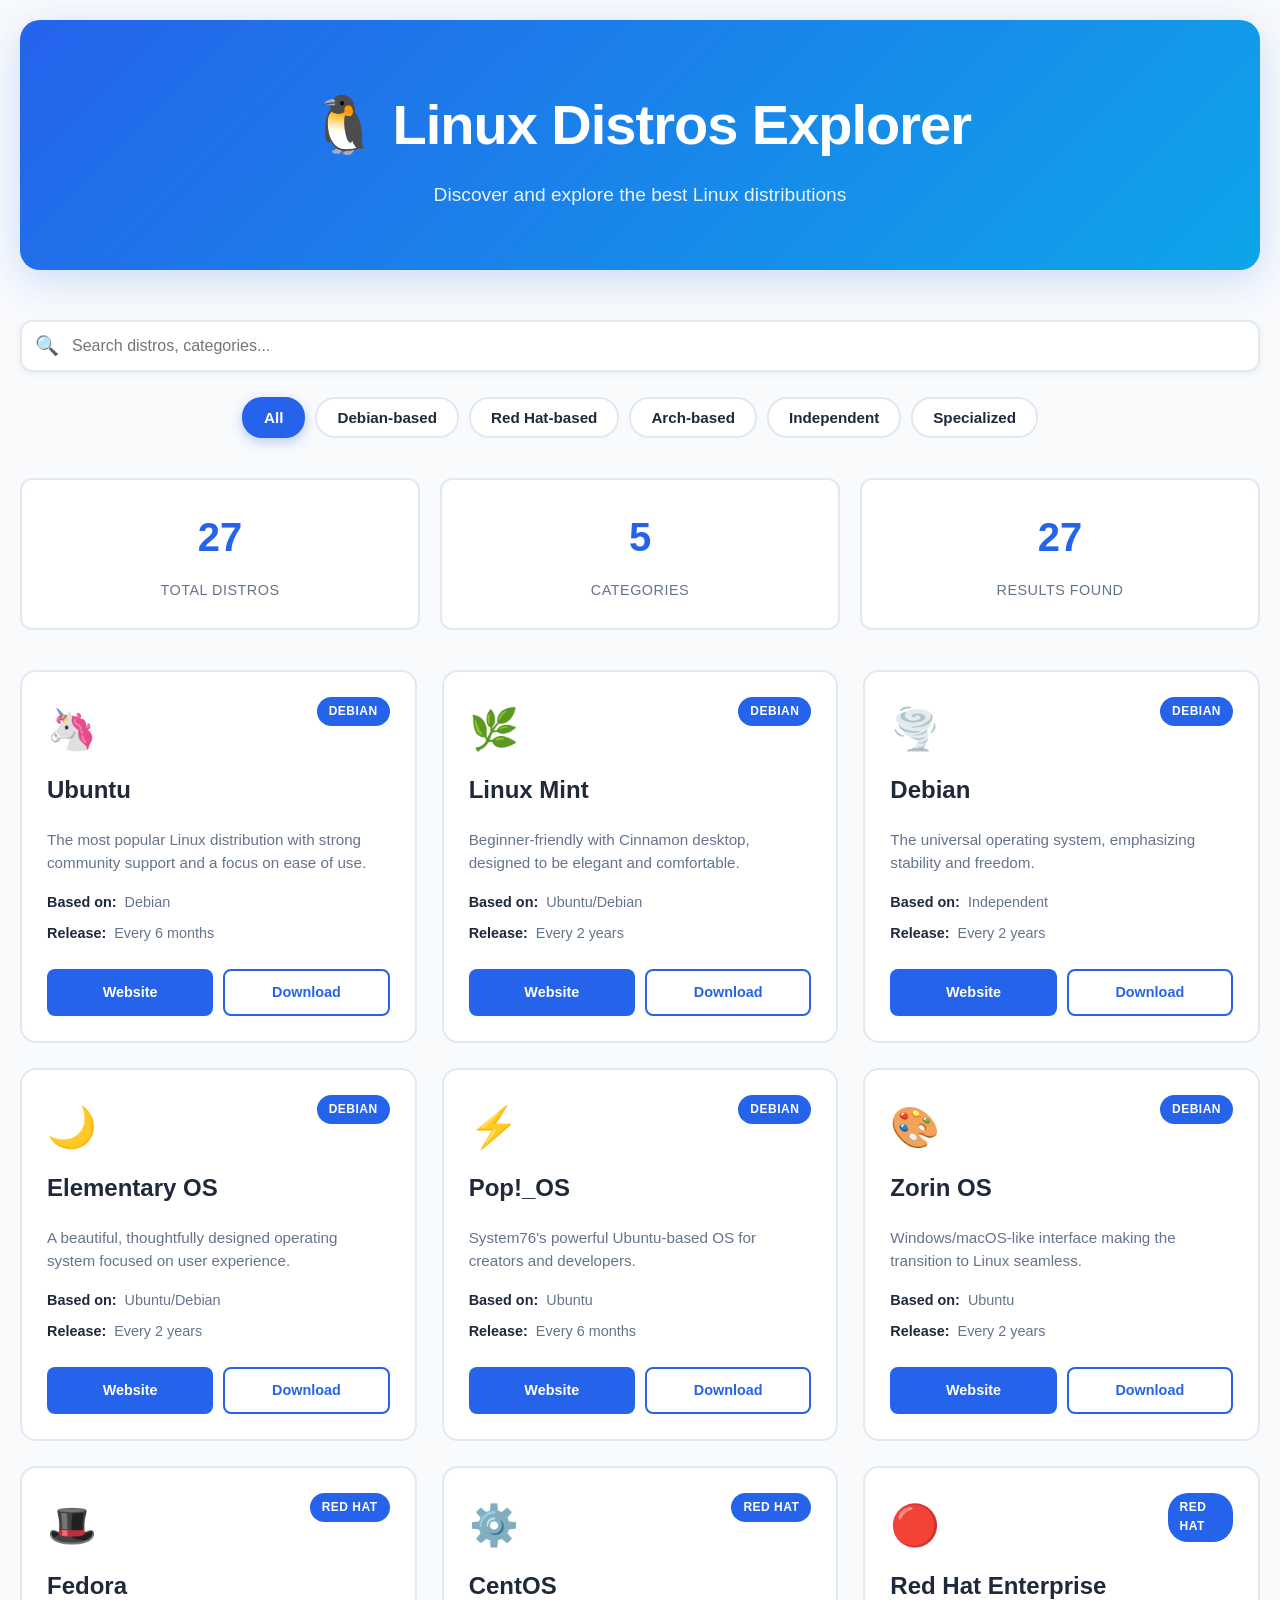
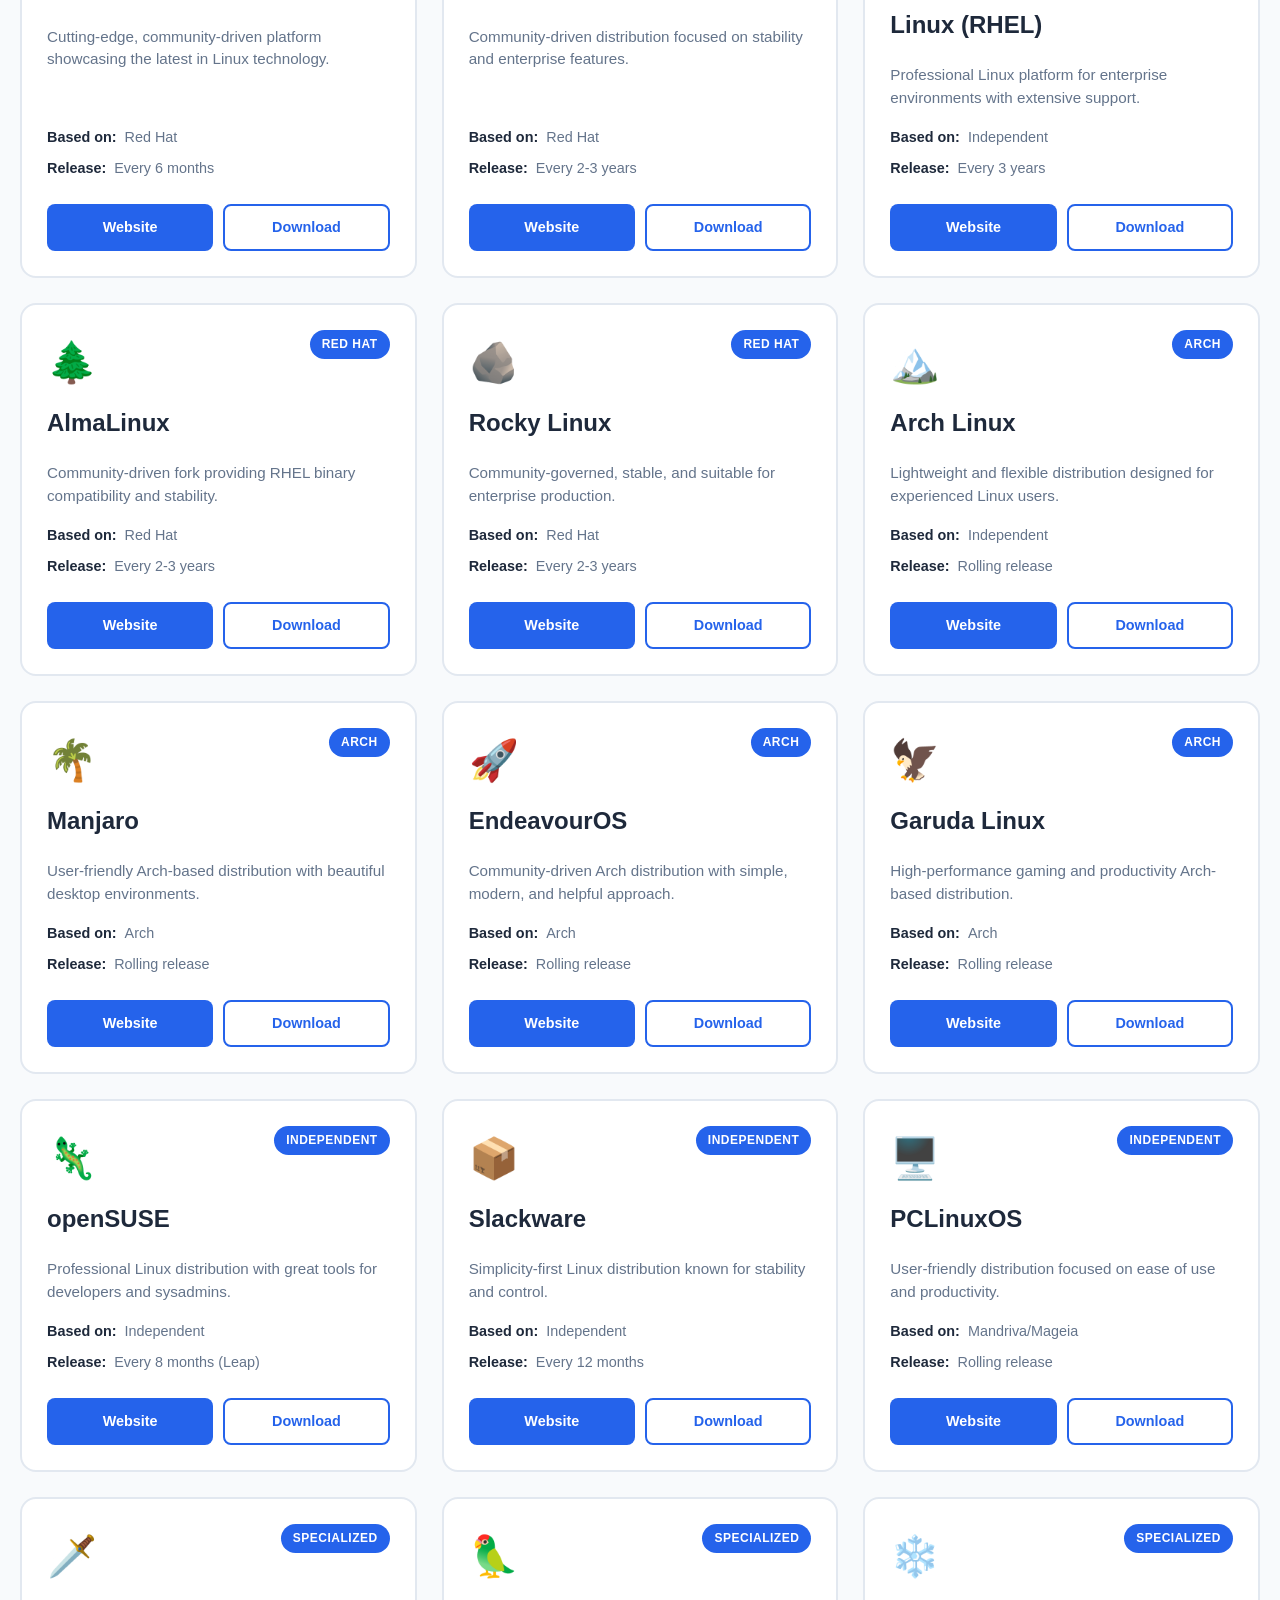
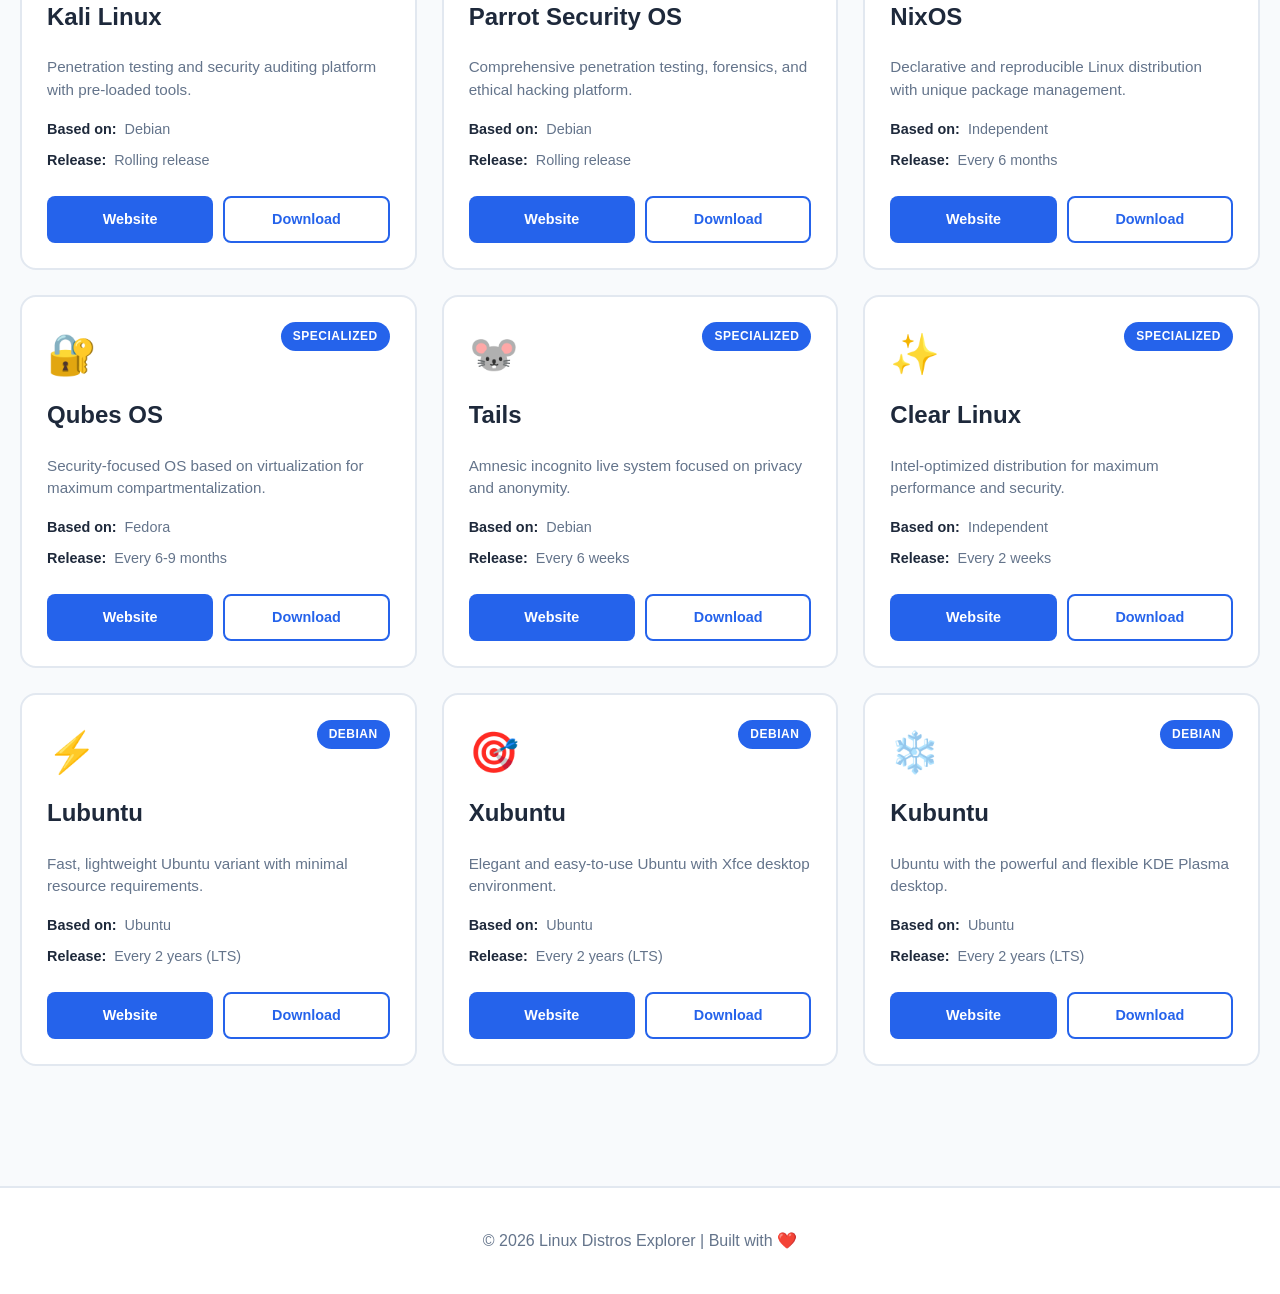
<file: index.html>
<!DOCTYPE html>
<html lang="en">
<head>
    <meta charset="UTF-8">
    <meta name="viewport" content="width=device-width, initial-scale=1.0">
    <title>Linux Distros Explorer</title>
    <link rel="stylesheet" href="styles.css">
</head>
<body>
    <div class="container">
        <!-- Header -->
        <header class="header">
            <div class="header-content">
                <h1 class="title">🐧 Linux Distros Explorer</h1>
                <p class="subtitle">Discover and explore the best Linux distributions</p>
            </div>
        </header>

        <!-- Search & Filter Section -->
        <div class="controls">
            <div class="search-box">
                <input 
                    type="text" 
                    id="searchInput" 
                    class="search-input" 
                    placeholder="Search distros, categories..."
                    autocomplete="off"
                >
                <span class="search-icon">🔍</span>
            </div>

            <div class="category-filters">
                <button class="filter-btn active" data-category="all">All</button>
                <button class="filter-btn" data-category="debian">Debian-based</button>
                <button class="filter-btn" data-category="redhat">Red Hat-based</button>
                <button class="filter-btn" data-category="arch">Arch-based</button>
                <button class="filter-btn" data-category="independent">Independent</button>
                <button class="filter-btn" data-category="specialized">Specialized</button>
            </div>
        </div>

        <!-- Stats Section -->
        <div class="stats">
            <div class="stat-item">
                <span class="stat-number" id="totalDistros">0</span>
                <span class="stat-label">Total Distros</span>
            </div>
            <div class="stat-item">
                <span class="stat-number" id="totalCategories">0</span>
                <span class="stat-label">Categories</span>
            </div>
            <div class="stat-item">
                <span class="stat-number" id="resultsCount">0</span>
                <span class="stat-label">Results Found</span>
            </div>
        </div>

        <!-- Distros Grid -->
        <div class="distros-container" id="distrosContainer">
            <!-- Distro cards will be injected here -->
        </div>

        <!-- No Results Message -->
        <div class="no-results" id="noResults" style="display: none;">
            <p>No distros found. Try adjusting your search or filters.</p>
        </div>
    </div>

    <footer class="footer">
        <p>&copy; 2026 Linux Distros Explorer | Built with ❤️</p>
    </footer>

    <script src="script.js"></script>
</body>
</html>
</file>
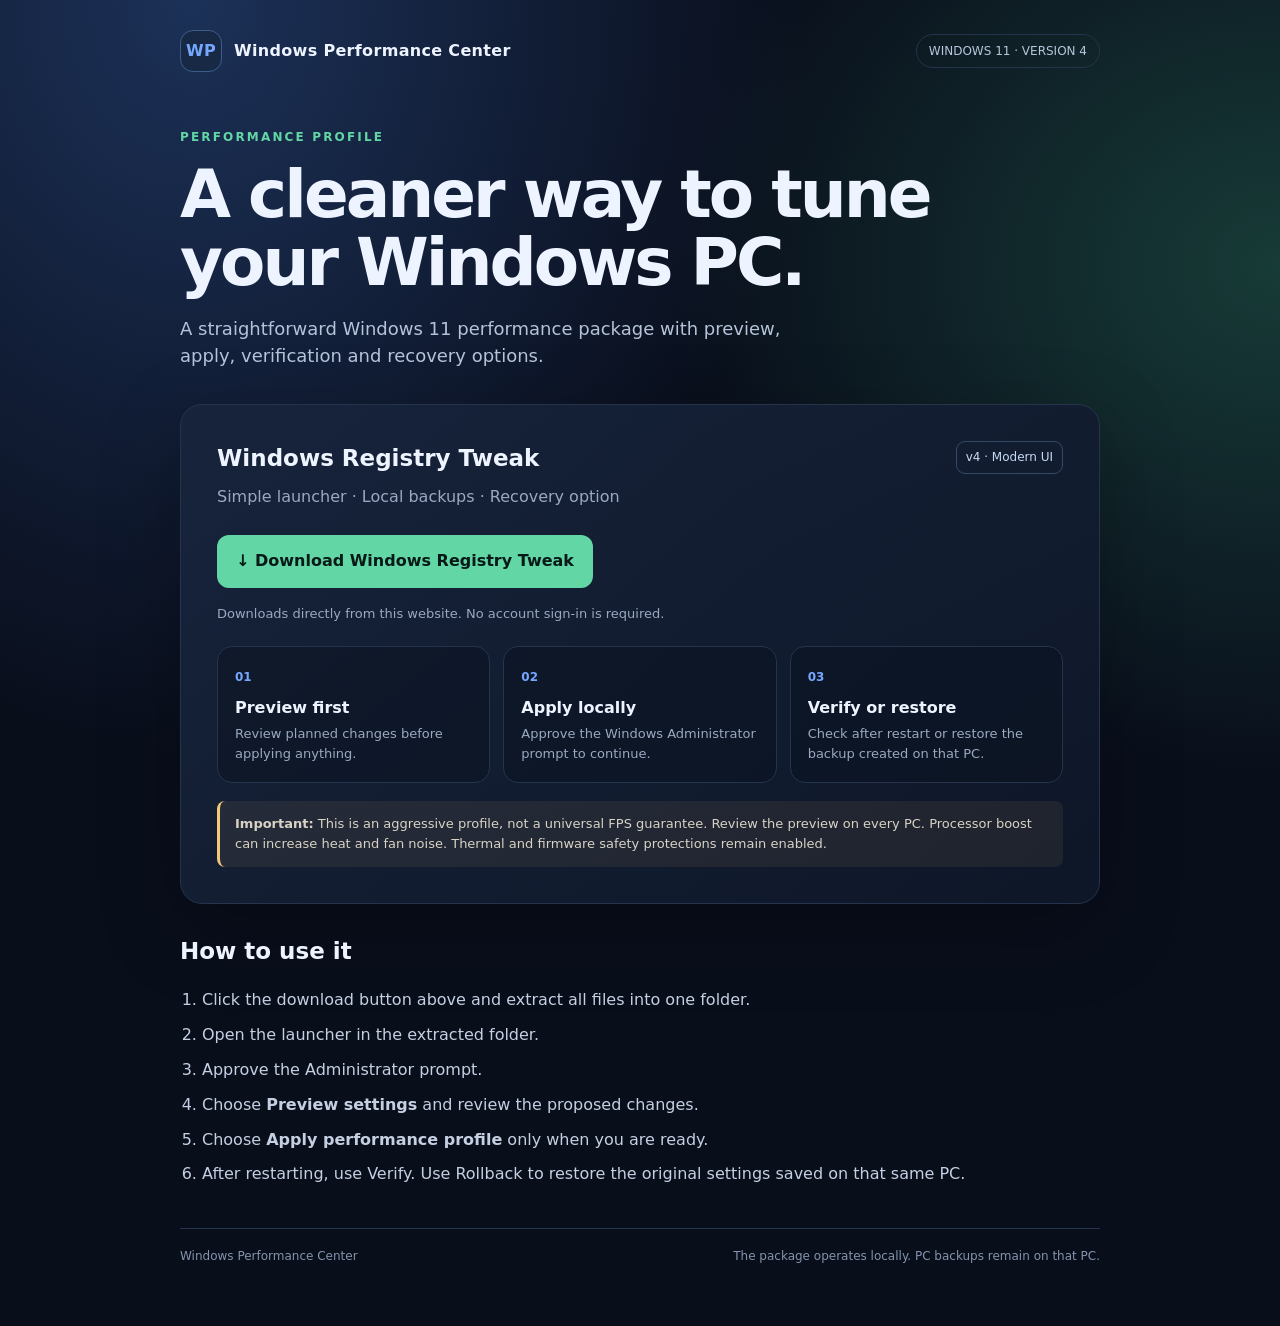
<file: windows-performance/index.html>
<!doctype html>
<html lang="en">
<head>
<meta charset="utf-8">
<meta name="viewport" content="width=device-width,initial-scale=1">
<meta name="theme-color" content="#0b1020">
<title>Windows Performance Center</title>
<style>
:root{color-scheme:dark;--bg:#090e1b;--line:#25334c;--muted:#9aa9c0;--text:#eef4ff;--blue:#75a7ff;--green:#62d6a5;--amber:#f3c979}
*{box-sizing:border-box}
body{margin:0;min-height:100vh;background:radial-gradient(ellipse at 15% 0%,#1c3158 0,transparent 40%),radial-gradient(ellipse at 100% 20%,#173b37 0,transparent 34%),var(--bg);font:16px/1.55 system-ui,-apple-system,"Segoe UI",sans-serif;color:var(--text)}
.wrap{width:min(920px,calc(100% - 32px));margin:auto;padding:30px 0 60px}
.top{display:flex;justify-content:space-between;align-items:center;gap:16px;margin-bottom:56px}
.brand{display:flex;align-items:center;gap:12px;font-weight:700;letter-spacing:.02em}
.mark{display:grid;place-items:center;width:42px;height:42px;border:1px solid #3c5d8b;border-radius:13px;background:#172944;color:var(--blue);font-weight:800}
.tag{border:1px solid var(--line);border-radius:999px;padding:7px 12px;color:#b7c6dc;font-size:12px}
.hero{max-width:760px;margin-bottom:34px}
.eyebrow{color:var(--green);font-size:12px;font-weight:700;letter-spacing:.18em;text-transform:uppercase}
h1{font-size:clamp(38px,7vw,66px);line-height:1.03;letter-spacing:-.045em;margin:14px 0 18px}
.sub{color:#b5c3d8;font-size:18px;max-width:650px}
.card{border:1px solid var(--line);background:linear-gradient(140deg,rgba(23,36,60,.96),rgba(14,23,40,.96));border-radius:22px;padding:clamp(22px,4vw,36px);box-shadow:0 24px 80px rgba(0,0,0,.25)}
.cardhead{display:flex;justify-content:space-between;gap:16px;align-items:flex-start}
h2{font-size:23px;margin:0 0 8px}
.muted{color:var(--muted)}
.ver{font-size:12px;color:#c8d9f4;border:1px solid #334967;border-radius:9px;padding:6px 9px;white-space:nowrap}
.actions{display:flex;flex-wrap:wrap;gap:12px;margin:25px 0 16px}
.btn{display:inline-flex;align-items:center;justify-content:center;gap:10px;text-decoration:none;font-weight:750;border-radius:12px;padding:14px 19px;min-height:52px}
.primary{background:var(--green);color:#071a17}
.btn:hover{filter:brightness(1.08);transform:translateY(-1px)}
.small{font-size:13px;color:var(--muted)}
.grid{display:grid;grid-template-columns:repeat(3,1fr);gap:13px;margin-top:22px}
.tile{padding:17px;border:1px solid var(--line);border-radius:15px;background:rgba(8,15,28,.42)}
.tile b{display:block;margin:8px 0 3px}
.tile p{margin:0;color:var(--muted);font-size:13px}
.num{font-size:12px;color:var(--blue);font-weight:800}
.notice{margin-top:18px;border-left:3px solid var(--amber);background:rgba(243,201,121,.07);padding:13px 15px;border-radius:8px;color:#d8d3c5;font-size:13px}
.steps{margin-top:30px}
.steps h2{margin-bottom:14px}
ol{margin:0;padding-left:22px;color:#c4d0e2}
li{padding:5px 0}
footer{margin-top:36px;padding-top:18px;border-top:1px solid var(--line);font-size:12px;color:#8494ad;display:flex;justify-content:space-between;gap:12px;flex-wrap:wrap}
a:focus-visible{outline:3px solid #fff;outline-offset:3px}
@media(max-width:680px){.top{margin-bottom:38px}.grid{grid-template-columns:1fr}.cardhead{display:block}.ver{display:inline-block;margin-top:12px}.btn{width:100%}}
</style>
</head>
<body>
<main class="wrap">
  <nav class="top" aria-label="Main">
    <div class="brand"><div class="mark">WP</div><span>Windows Performance Center</span></div>
    <span class="tag">WINDOWS 11 · VERSION 4</span>
  </nav>

  <section class="hero">
    <div class="eyebrow">Performance profile</div>
    <h1>A cleaner way to tune your Windows PC.</h1>
    <p class="sub">A straightforward Windows 11 performance package with preview, apply, verification and recovery options.</p>
  </section>

  <section class="card" aria-labelledby="download-title">
    <div class="cardhead">
      <div>
        <h2 id="download-title">Windows Registry Tweak</h2>
        <div class="muted">Simple launcher · Local backups · Recovery option</div>
      </div>
      <span class="ver">v4 · Modern UI</span>
    </div>

    <div class="actions">
      <a class="btn primary" href="./Win11-Registry-Tweak-v4.zip" rel="noopener noreferrer">↓ Download Windows Registry Tweak</a>
    </div>
    <p class="small">Downloads directly from this website. No account sign-in is required.</p>

    <div class="grid">
      <div class="tile"><span class="num">01</span><b>Preview first</b><p>Review planned changes before applying anything.</p></div>
      <div class="tile"><span class="num">02</span><b>Apply locally</b><p>Approve the Windows Administrator prompt to continue.</p></div>
      <div class="tile"><span class="num">03</span><b>Verify or restore</b><p>Check after restart or restore the backup created on that PC.</p></div>
    </div>

    <div class="notice"><strong>Important:</strong> This is an aggressive profile, not a universal FPS guarantee. Review the preview on every PC. Processor boost can increase heat and fan noise. Thermal and firmware safety protections remain enabled.</div>
  </section>

  <section class="steps">
    <h2>How to use it</h2>
    <ol>
      <li>Click the download button above and extract all files into one folder.</li>
      <li>Open the launcher in the extracted folder.</li>
      <li>Approve the Administrator prompt.</li>
      <li>Choose <strong>Preview settings</strong> and review the proposed changes.</li>
      <li>Choose <strong>Apply performance profile</strong> only when you are ready.</li>
      <li>After restarting, use Verify. Use Rollback to restore the original settings saved on that same PC.</li>
    </ol>
  </section>

  <footer>
    <span>Windows Performance Center</span>
    <span>The package operates locally. PC backups remain on that PC.</span>
  </footer>
</main>
</body>
</html>
</file>
<file: styles.css>
* {
    margin: 0;
    padding: 0;
    box-sizing: border-box;
}

:root {
    --primary: #2563eb;
    --secondary: #1e40af;
    --accent: #0ea5e9;
    --background: #f8fafc;
    --card-bg: #ffffff;
    --text-primary: #1e293b;
    --text-secondary: #64748b;
    --border: #e2e8f0;
    --success: #10b981;
    --warning: #f59e0b;
}

html {
    scroll-behavior: smooth;
}

body {
    font-family: 'Segoe UI', Tahoma, Geneva, Verdana, sans-serif;
    background-color: var(--background);
    color: var(--text-primary);
    line-height: 1.6;
}

.container {
    max-width: 1400px;
    margin: 0 auto;
    padding: 20px;
}

/* Header */
.header {
    text-align: center;
    padding: 60px 20px;
    background: linear-gradient(135deg, var(--primary) 0%, var(--accent) 100%);
    color: white;
    border-radius: 20px;
    margin-bottom: 50px;
    box-shadow: 0 10px 40px rgba(37, 99, 235, 0.2);
}

.header-content h1 {
    font-size: 3.5rem;
    margin-bottom: 10px;
    font-weight: 700;
    letter-spacing: -1px;
}

.subtitle {
    font-size: 1.2rem;
    opacity: 0.9;
    font-weight: 300;
}

/* Controls */
.controls {
    margin-bottom: 40px;
}

.search-box {
    position: relative;
    margin-bottom: 25px;
}

.search-input {
    width: 100%;
    padding: 15px 20px 15px 50px;
    font-size: 1rem;
    border: 2px solid var(--border);
    border-radius: 12px;
    background-color: var(--card-bg);
    transition: all 0.3s ease;
    box-shadow: 0 2px 8px rgba(0, 0, 0, 0.05);
}

.search-input:focus {
    outline: none;
    border-color: var(--primary);
    box-shadow: 0 0 0 3px rgba(37, 99, 235, 0.1);
}

.search-icon {
    position: absolute;
    left: 15px;
    top: 50%;
    transform: translateY(-50%);
    font-size: 1.2rem;
}

.category-filters {
    display: flex;
    gap: 10px;
    flex-wrap: wrap;
    justify-content: center;
}

.filter-btn {
    padding: 10px 20px;
    border: 2px solid var(--border);
    background-color: var(--card-bg);
    color: var(--text-primary);
    border-radius: 20px;
    cursor: pointer;
    font-weight: 600;
    transition: all 0.3s ease;
    font-size: 0.95rem;
}

.filter-btn:hover {
    border-color: var(--primary);
    color: var(--primary);
}

.filter-btn.active {
    background-color: var(--primary);
    color: white;
    border-color: var(--primary);
    box-shadow: 0 4px 12px rgba(37, 99, 235, 0.3);
}

/* Stats */
.stats {
    display: grid;
    grid-template-columns: repeat(auto-fit, minmax(150px, 1fr));
    gap: 20px;
    margin-bottom: 40px;
}

.stat-item {
    background-color: var(--card-bg);
    padding: 25px;
    border-radius: 12px;
    text-align: center;
    border: 2px solid var(--border);
    transition: all 0.3s ease;
}

.stat-item:hover {
    transform: translateY(-5px);
    box-shadow: 0 8px 16px rgba(0, 0, 0, 0.1);
}

.stat-number {
    display: block;
    font-size: 2.5rem;
    font-weight: 700;
    color: var(--primary);
    margin-bottom: 8px;
}

.stat-label {
    font-size: 0.9rem;
    color: var(--text-secondary);
    text-transform: uppercase;
    letter-spacing: 0.5px;
}

/* Distros Container */
.distros-container {
    display: grid;
    grid-template-columns: repeat(auto-fill, minmax(320px, 1fr));
    gap: 25px;
    margin-bottom: 40px;
}

/* Distro Card */
.distro-card {
    background-color: var(--card-bg);
    border-radius: 16px;
    padding: 25px;
    border: 2px solid var(--border);
    transition: all 0.3s cubic-bezier(0.34, 1.56, 0.64, 1);
    cursor: pointer;
    display: flex;
    flex-direction: column;
    height: 100%;
    position: relative;
    overflow: hidden;
}

.distro-card::before {
    content: '';
    position: absolute;
    top: 0;
    left: -100%;
    width: 100%;
    height: 4px;
    background: linear-gradient(90deg, var(--primary), var(--accent));
    transition: left 0.3s ease;
}

.distro-card:hover {
    transform: translateY(-8px);
    box-shadow: 0 12px 32px rgba(0, 0, 0, 0.15);
    border-color: var(--primary);
}

.distro-card:hover::before {
    left: 0;
}

.distro-header {
    display: flex;
    justify-content: space-between;
    align-items: flex-start;
    margin-bottom: 12px;
}

.distro-icon {
    font-size: 2.5rem;
    margin-bottom: 10px;
}

.distro-category {
    display: inline-block;
    padding: 5px 12px;
    background-color: var(--primary);
    color: white;
    border-radius: 20px;
    font-size: 0.75rem;
    font-weight: 600;
    text-transform: uppercase;
    letter-spacing: 0.5px;
}

.distro-name {
    font-size: 1.5rem;
    font-weight: 700;
    color: var(--text-primary);
    margin-bottom: 8px;
}

.distro-description {
    color: var(--text-secondary);
    font-size: 0.95rem;
    margin-bottom: 16px;
    line-height: 1.5;
    flex-grow: 1;
}

.distro-info {
    margin-bottom: 16px;
    font-size: 0.9rem;
}

.info-item {
    display: flex;
    align-items: center;
    margin-bottom: 8px;
    color: var(--text-secondary);
}

.info-label {
    font-weight: 600;
    margin-right: 8px;
    color: var(--text-primary);
}

.distro-links {
    display: flex;
    gap: 10px;
    margin-top: auto;
}

.distro-link {
    flex: 1;
    padding: 10px 15px;
    text-align: center;
    text-decoration: none;
    border-radius: 8px;
    font-weight: 600;
    font-size: 0.9rem;
    transition: all 0.3s ease;
    border: 2px solid transparent;
}

.link-primary {
    background-color: var(--primary);
    color: white;
}

.link-primary:hover {
    background-color: var(--secondary);
    transform: translateX(2px);
}

.link-secondary {
    border: 2px solid var(--primary);
    color: var(--primary);
}

.link-secondary:hover {
    background-color: var(--primary);
    color: white;
}

/* No Results */
.no-results {
    text-align: center;
    padding: 60px 20px;
    color: var(--text-secondary);
}

.no-results p {
    font-size: 1.2rem;
}

/* Footer */
.footer {
    text-align: center;
    padding: 40px 20px;
    border-top: 2px solid var(--border);
    color: var(--text-secondary);
    margin-top: 60px;
    background-color: var(--card-bg);
}

/* Responsive */
@media (max-width: 768px) {
    .header-content h1 {
        font-size: 2rem;
    }

    .subtitle {
        font-size: 1rem;
    }

    .distros-container {
        grid-template-columns: 1fr;
    }

    .category-filters {
        gap: 8px;
    }

    .filter-btn {
        padding: 8px 16px;
        font-size: 0.85rem;
    }

    .stats {
        grid-template-columns: repeat(auto-fit, minmax(120px, 1fr));
        gap: 15px;
    }
}

@media (max-width: 480px) {
    .container {
        padding: 15px;
    }

    .header {
        padding: 40px 15px;
        margin-bottom: 30px;
    }

    .header-content h1 {
        font-size: 1.5rem;
    }

    .distro-card {
        padding: 20px;
    }

    .distro-links {
        flex-direction: column;
    }
}

/* Animations */
@keyframes fadeIn {
    from {
        opacity: 0;
        transform: translateY(20px);
    }
    to {
        opacity: 1;
        transform: translateY(0);
    }
}

.distro-card {
    animation: fadeIn 0.5s ease-out forwards;
}

.distro-card:nth-child(1) { animation-delay: 0.1s; }
.distro-card:nth-child(2) { animation-delay: 0.2s; }
.distro-card:nth-child(3) { animation-delay: 0.3s; }
.distro-card:nth-child(4) { animation-delay: 0.4s; }
.distro-card:nth-child(5) { animation-delay: 0.5s; }
.distro-card:nth-child(6) { animation-delay: 0.6s; }

/* Smooth Scrollbar */
::-webkit-scrollbar {
    width: 10px;
}

::-webkit-scrollbar-track {
    background: var(--background);
}

::-webkit-scrollbar-thumb {
    background: var(--primary);
    border-radius: 5px;
}

::-webkit-scrollbar-thumb:hover {
    background: var(--secondary);
}
</file>
